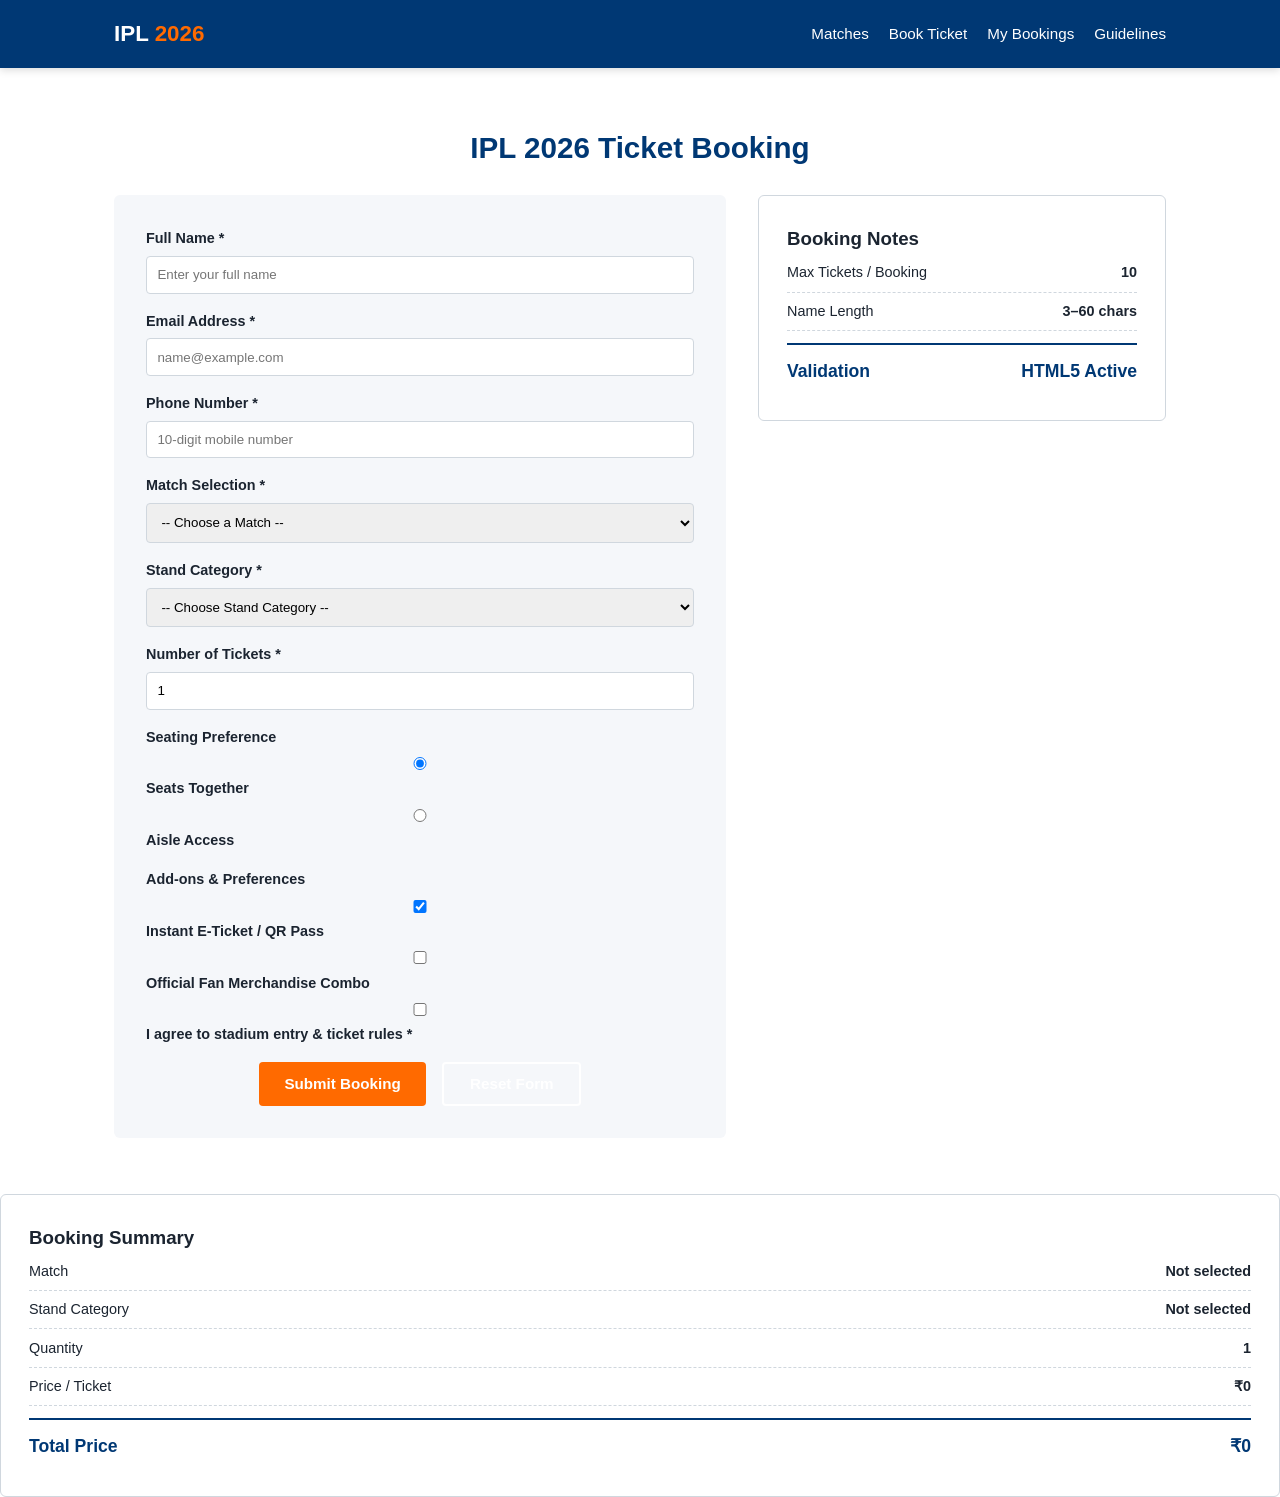
<file: ipl-ticket-booking/booking.html>
<!DOCTYPE html>
<html lang="en">
<head>
  <meta charset="UTF-8" />
  <meta name="viewport" content="width=device-width, initial-scale=1.0" />
  <title>Book Tickets | TATA IPL 2026</title>
  <link rel="stylesheet" href="styles.css" />
</head>
<body>
  <header>
    <nav>
      <a href="index.html" class="brand">IPL <span>2026</span></a>
      <ul>
        <li><a href="index.html#matches">Matches</a></li>
        <li><a href="booking.html">Book Ticket</a></li>
        <li><a href="index.html#bookings">My Bookings</a></li>
        <li><a href="index.html#guidelines">Guidelines</a></li>
      </ul>
    </nav>
  </header>

  <section id="booking">
    <h1 class="section-title">IPL 2026 Ticket Booking</h1>

    <div class="booking-wrapper">
      <form id="booking-form" class="booking-form" action="#" method="post">
        <div class="field">
          <label for="fullName">Full Name *</label>
          <input
            type="text"
            id="fullName"
            name="fullName"
            placeholder="Enter your full name"
            minlength="3"
            maxlength="60"
            required
          />
        </div>

        <div class="field">
          <label for="email">Email Address *</label>
          <input
            type="email"
            id="email"
            name="email"
            placeholder="name@example.com"
            maxlength="100"
            required
          />
        </div>

        <div class="field">
          <label for="phone">Phone Number *</label>
          <input
            type="tel"
            id="phone"
            name="phone"
            placeholder="10-digit mobile number"
            minlength="10"
            maxlength="15"
            pattern="[0-9]{10,15}"
            title="Enter a valid 10-digit phone number"
            required
          />
        </div>

        <div class="field">
          <label for="matchSelect">Match Selection *</label>
          <select id="matchSelect" name="matchSelect" required>
            <option value="">-- Choose a Match --</option>
            <option value="RCB vs CSK - M. Chinnaswamy Stadium">RCB vs CSK — M. Chinnaswamy Stadium, Bengaluru</option>
            <option value="MI vs KKR - Wankhede Stadium">MI vs KKR — Wankhede Stadium, Mumbai</option>
            <option value="CSK vs MI - M. A. Chidambaram Stadium">CSK vs MI — M. A. Chidambaram Stadium, Chennai</option>
            <option value="KKR vs RCB - Eden Gardens">KKR vs RCB — Eden Gardens, Kolkata</option>
          </select>
        </div>

        <div class="field">
          <label for="standCategory">Stand Category *</label>
          <select id="standCategory" name="standCategory" required>
            <option value="">-- Choose Stand Category --</option>
            <option value="General Stand">General Stand</option>
            <option value="Pavilion Terrace">Pavilion Terrace</option>
            <option value="Club House">Club House</option>
            <option value="VIP Hospitality Box">VIP Hospitality Box</option>
          </select>
        </div>

        <div class="field">
          <label for="ticketCount">Number of Tickets *</label>
          <input
            type="number"
            id="ticketCount"
            name="ticketCount"
            min="1"
            max="10"
            value="1"
            required
          />
        </div>

        <div class="field">
          <label>Seating Preference</label>
          <label><input type="radio" name="seatingPref" value="Together" checked /> Seats Together</label>
          <label><input type="radio" name="seatingPref" value="Aisle" /> Aisle Access</label>
        </div>

        <div class="field">
          <label>Add-ons & Preferences</label>
          <label><input type="checkbox" name="addons" value="Digital Pass" checked /> Instant E-Ticket / QR Pass</label>
          <label><input type="checkbox" name="addons" value="Fan Jersey" /> Official Fan Merchandise Combo</label>
          <label><input type="checkbox" name="terms" required /> I agree to stadium entry & ticket rules *</label>
        </div>

        <div class="btn-group">
          <button type="submit" class="btn btn-primary">Submit Booking</button>
          <button type="reset" class="btn btn-secondary">Reset Form</button>
        </div>
      </form>

      <aside class="summary-box">
        <h3>Booking Notes</h3>
        <div class="summary-line">
          <span>Max Tickets / Booking</span>
          <strong>10</strong>
        </div>
        <div class="summary-line">
          <span>Name Length</span>
          <strong>3–60 chars</strong>
        </div>
        <div class="summary-line grand-total">
          <span>Validation</span>
          <span>HTML5 Active</span>
        </div>
      </aside>
    </div>
  </section>

  <script src="app.js"></script>
</body>
</html>
<aside id="booking-summary" class="summary-box">
  <h3>Booking Summary</h3>
  <div class="summary-line">
    <span>Match</span>
    <strong id="summary-match">Not selected</strong>
  </div>
  <div class="summary-line">
    <span>Stand Category</span>
    <strong id="summary-stand">Not selected</strong>
  </div>
  <div class="summary-line">
    <span>Quantity</span>
    <strong id="summary-qty">0</strong>
  </div>
  <div class="summary-line">
    <span>Price / Ticket</span>
    <strong id="summary-unit-price">₹0</strong>
  </div>
  <div class="summary-line grand-total">
    <span>Total Price</span>
    <strong id="summary-total">₹0</strong>
  </div>
</aside>
</file>
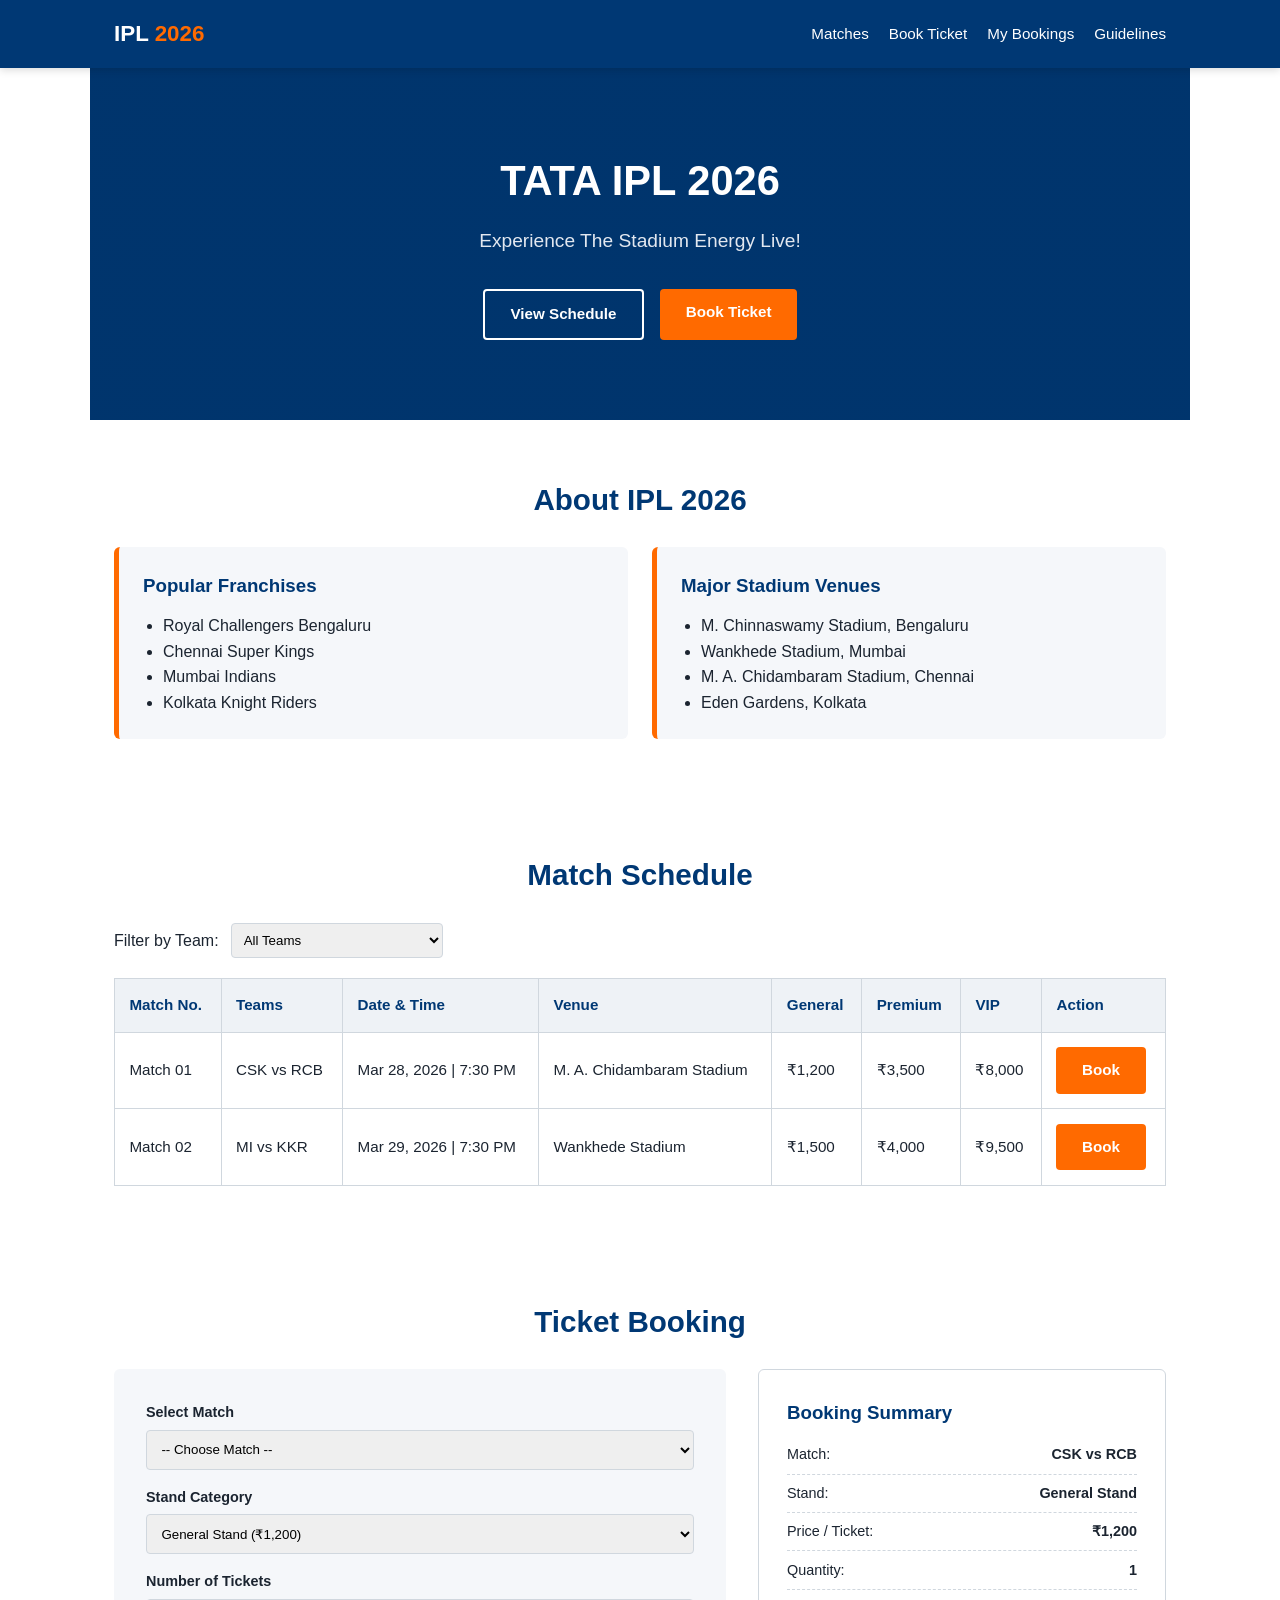
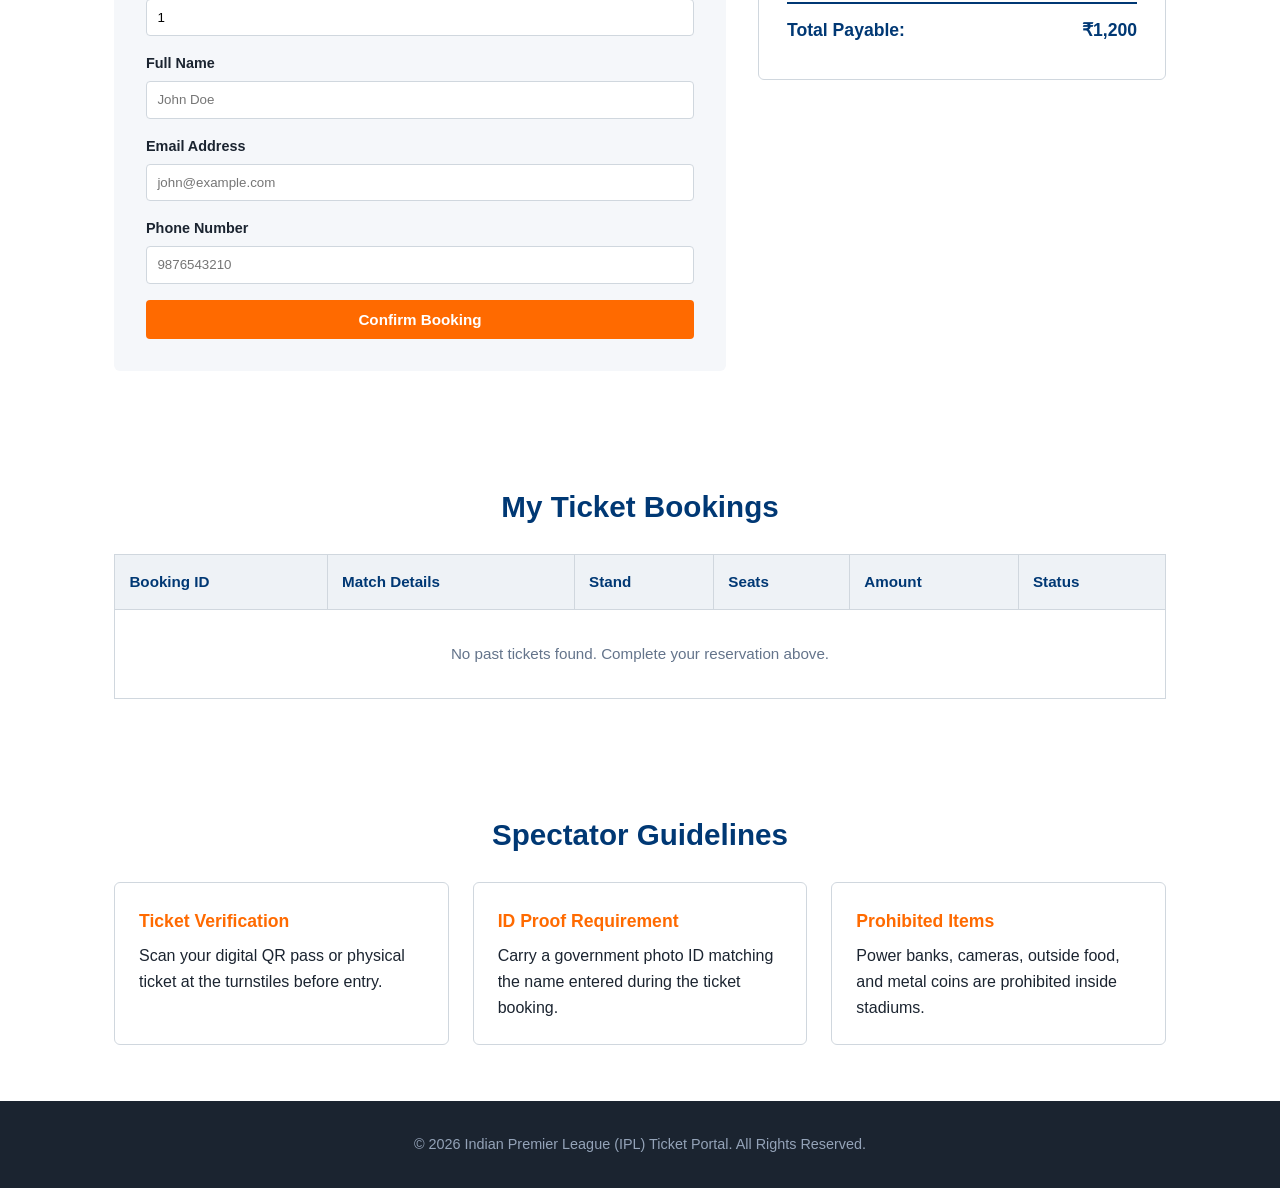
<file: webappp/web app.html>
<!DOCTYPE html>
<html lang="en">
<head>
  <meta charset="UTF-8">
  <meta name="viewport" content="width=device-width, initial-scale=1.0">
  <title>IPL 2026 | Official Stadium Ticket Portal</title>
  <style>
    :root {
      --primary: #003874;
      --accent: #ff6a00;
      --dark: #1b2430;
      --light-bg: #f5f7fa;
      --border: #d0d7de;
    }
    * { box-sizing: border-box; margin: 0; padding: 0; scroll-behavior: smooth; font-family: -apple-system, BlinkMacSystemFont, "Segoe UI", Roboto, sans-serif; }
    body { background-color: #ffffff; color: var(--dark); line-height: 1.6; }
    header { background-color: var(--primary); position: sticky; top: 0; z-index: 100; box-shadow: 0 2px 8px rgba(0,0,0,0.15); }
    nav { max-width: 1100px; margin: auto; display: flex; justify-content: space-between; align-items: center; padding: 1rem 1.5rem; }
    .brand { font-size: 1.4rem; font-weight: 800; color: #fff; text-decoration: none; }
    .brand span { color: var(--accent); }
    nav ul { display: flex; list-style: none; gap: 1.25rem; }
    nav a { color: #fff; text-decoration: none; font-weight: 500; font-size: 0.95rem; }
    nav a:hover { color: var(--accent); }
    section { max-width: 1100px; margin: auto; padding: 3.5rem 1.5rem; }
    .section-title { font-size: 1.85rem; margin-bottom: 1.5rem; text-align: center; color: var(--primary); }
    .hero { background: linear-gradient(rgba(0,56,116,0.85), rgba(0,56,116,0.85)), #002244; color: #fff; text-align: center; padding: 5rem 1.5rem; }
    .hero h1 { font-size: 2.6rem; margin-bottom: 0.75rem; }
    .hero p { font-size: 1.2rem; margin-bottom: 2rem; color: #e2e8f0; }
    .btn-group { display: flex; gap: 1rem; justify-content: center; }
    .btn { display: inline-block; padding: 0.7rem 1.6rem; border-radius: 4px; text-decoration: none; font-weight: 600; cursor: pointer; border: none; font-size: 0.95rem; }
    .btn-primary { background: var(--accent); color: #fff; }
    .btn-secondary { background: transparent; color: #fff; border: 2px solid #fff; }
    .about-cards { display: grid; grid-template-columns: repeat(auto-fit, minmax(280px, 1fr)); gap: 1.5rem; }
    .info-card { background: var(--light-bg); padding: 1.5rem; border-radius: 6px; border-left: 5px solid var(--accent); }
    .info-card h3 { margin-bottom: 0.75rem; color: var(--primary); }
    .info-card ul { margin-left: 1.25rem; }
    .filter-bar { margin-bottom: 1.25rem; display: flex; align-items: center; gap: 0.75rem; }
    .filter-bar select { padding: 0.5rem; border-radius: 4px; border: 1px solid var(--border); }
    .table-container { overflow-x: auto; }
    table { width: 100%; border-collapse: collapse; text-align: left; background: #fff; }
    th, td { padding: 0.9rem; border: 1px solid var(--border); font-size: 0.95rem; }
    th { background: #eef2f6; color: var(--primary); }
    .booking-wrapper { display: grid; grid-template-columns: 3fr 2fr; gap: 2rem; align-items: start; }
    .booking-form { background: var(--light-bg); padding: 2rem; border-radius: 6px; }
    .field { margin-bottom: 1rem; }
    .field label { display: block; font-weight: 600; font-size: 0.9rem; margin-bottom: 0.35rem; }
    .field input, .field select { width: 100%; padding: 0.65rem; border: 1px solid var(--border); border-radius: 4px; }
    .summary-box { border: 1px solid var(--border); border-radius: 6px; padding: 1.75rem; background: #fff; }
    .summary-line { display: flex; justify-content: space-between; padding: 0.45rem 0; border-bottom: 1px dashed var(--border); font-size: 0.9rem; }
    .summary-line.grand-total { border-top: 2px solid var(--primary); border-bottom: none; font-size: 1.1rem; font-weight: 700; color: var(--primary); margin-top: 0.75rem; padding-top: 0.75rem; }
    .guideline-items { display: grid; grid-template-columns: repeat(auto-fit, minmax(260px, 1fr)); gap: 1.5rem; }
    .rule-card { padding: 1.5rem; border-radius: 6px; border: 1px solid var(--border); background: #fff; }
    .rule-card h4 { color: var(--accent); margin-bottom: 0.5rem; font-size: 1.1rem; }
    footer { background: var(--dark); color: #94a3b8; text-align: center; padding: 2rem 1rem; font-size: 0.9rem; }
    @media (max-width: 768px) { .booking-wrapper { grid-template-columns: 1fr; } }
  </style>
</head>
<body>

  <!-- Navigation Bar -->
  <header>
    <nav>
      <a href="#" class="brand">IPL <span>2026</span></a>
      <ul>
        <li><a href="#matches">Matches</a></li>
        <li><a href="#book-ticket">Book Ticket</a></li>
        <li><a href="#my-bookings">My Bookings</a></li>
        <li><a href="#guidelines">Guidelines</a></li>
      </ul>
    </nav>
  </header>

  <main>
    <!-- Hero / Banner Section -->
    <section class="hero">
      <h1>TATA IPL 2026</h1>
      <p>Experience The Stadium Energy Live!</p>
      <div class="btn-group">
        <a href="#matches" class="btn btn-secondary">View Schedule</a>
        <a href="#book-ticket" class="btn btn-primary">Book Ticket</a>
      </div>
    </section>

    <!-- About IPL 2026 Section -->
    <section id="about">
      <h2 class="section-title">About IPL 2026</h2>
      <div class="about-cards">
        <article class="info-card">
          <h3>Popular Franchises</h3>
          <ul>
            <li>Royal Challengers Bengaluru</li>
            <li>Chennai Super Kings</li>
            <li>Mumbai Indians</li>
            <li>Kolkata Knight Riders</li>
          </ul>
        </article>
        <article class="info-card">
          <h3>Major Stadium Venues</h3>
          <ul>
            <li>M. Chinnaswamy Stadium, Bengaluru</li>
            <li>Wankhede Stadium, Mumbai</li>
            <li>M. A. Chidambaram Stadium, Chennai</li>
            <li>Eden Gardens, Kolkata</li>
          </ul>
        </article>
      </div>
    </section>

    <!-- Match Schedule Section -->
    <section id="matches">
      <h2 class="section-title">Match Schedule</h2>
      <div class="filter-bar">
        <label for="filter-team">Filter by Team:</label>
        <select id="filter-team" name="filter-team">
          <option value="all">All Teams</option>
          <option value="rcb">Royal Challengers Bengaluru</option>
          <option value="csk">Chennai Super Kings</option>
          <option value="mi">Mumbai Indians</option>
        </select>
      </div>
      <div class="table-container">
        <table>
          <thead>
            <tr>
              <th>Match No.</th>
              <th>Teams</th>
              <th>Date &amp; Time</th>
              <th>Venue</th>
              <th>General</th>
              <th>Premium</th>
              <th>VIP</th>
              <th>Action</th>
            </tr>
          </thead>
          <tbody>
            <tr>
              <td>Match 01</td>
              <td>CSK vs RCB</td>
              <td>Mar 28, 2026 | 7:30 PM</td>
              <td>M. A. Chidambaram Stadium</td>
              <td>₹1,200</td>
              <td>₹3,500</td>
              <td>₹8,000</td>
              <td><a href="#book-ticket" class="btn btn-primary">Book</a></td>
            </tr>
            <tr>
              <td>Match 02</td>
              <td>MI vs KKR</td>
              <td>Mar 29, 2026 | 7:30 PM</td>
              <td>Wankhede Stadium</td>
              <td>₹1,500</td>
              <td>₹4,000</td>
              <td>₹9,500</td>
              <td><a href="#book-ticket" class="btn btn-primary">Book</a></td>
            </tr>
          </tbody>
        </table>
      </div>
    </section>

    <!-- Ticket Booking Form & Summary Section -->
    <section id="book-ticket">
      <h2 class="section-title">Ticket Booking</h2>
      <div class="booking-wrapper">
        <form class="booking-form" action="#" method="POST">
          <div class="field">
            <label for="select-match">Select Match</label>
            <select id="select-match" name="match" required>
              <option value="">-- Choose Match --</option>
              <option value="1">Match 01: CSK vs RCB</option>
              <option value="2">Match 02: MI vs KKR</option>
            </select>
          </div>
          <div class="field">
            <label for="stand-type">Stand Category</label>
            <select id="stand-type" name="stand" required>
              <option value="gen">General Stand (₹1,200)</option>
              <option value="prem">Premium Stand (₹3,500)</option>
              <option value="vip">VIP Lounge (₹8,000)</option>
            </select>
          </div>
          <div class="field">
            <label for="ticket-count">Number of Tickets</label>
            <input type="number" id="ticket-count" name="quantity" min="1" max="6" value="1" required>
          </div>
          <div class="field">
            <label for="full-name">Full Name</label>
            <input type="text" id="full-name" name="name" placeholder="John Doe" required>
          </div>
          <div class="field">
            <label for="email-addr">Email Address</label>
            <input type="email" id="email-addr" name="email" placeholder="john@example.com" required>
          </div>
          <div class="field">
            <label for="phone-no">Phone Number</label>
            <input type="tel" id="phone-no" name="phone" placeholder="9876543210" required>
          </div>
          <button type="submit" class="btn btn-primary" style="width: 100%;">Confirm Booking</button>
        </form>
        <aside class="summary-box">
          <h3 style="margin-bottom: 0.5rem; color: var(--primary);">Booking Summary</h3>
          <div class="summary-line"><span>Match:</span><strong>CSK vs RCB</strong></div>
          <div class="summary-line"><span>Stand:</span><strong>General Stand</strong></div>
          <div class="summary-line"><span>Price / Ticket:</span><strong>₹1,200</strong></div>
          <div class="summary-line"><span>Quantity:</span><strong>1</strong></div>
          <div class="summary-line grand-total"><span>Total Payable:</span><strong>₹1,200</strong></div>
        </aside>
      </div>
    </section>

    <!-- My Bookings Section -->
    <section id="my-bookings">
      <h2 class="section-title">My Ticket Bookings</h2>
      <div class="table-container">
        <table>
          <thead>
            <tr>
              <th>Booking ID</th>
              <th>Match Details</th>
              <th>Stand</th>
              <th>Seats</th>
              <th>Amount</th>
              <th>Status</th>
            </tr>
          </thead>
          <tbody>
            <tr>
              <td colspan="6" style="text-align: center; color: #64748b; padding: 2rem;">No past tickets found. Complete your reservation above.</td>
            </tr>
          </tbody>
        </table>
      </div>
    </section>

    <!-- Guidelines Section -->
    <section id="guidelines">
      <h2 class="section-title">Spectator Guidelines</h2>
      <div class="guideline-items">
        <article class="rule-card">
          <h4>Ticket Verification</h4>
          <p>Scan your digital QR pass or physical ticket at the turnstiles before entry.</p>
        </article>
        <article class="rule-card">
          <h4>ID Proof Requirement</h4>
          <p>Carry a government photo ID matching the name entered during the ticket booking.</p>
        </article>
        <article class="rule-card">
          <h4>Prohibited Items</h4>
          <p>Power banks, cameras, outside food, and metal coins are prohibited inside stadiums.</p>
        </article>
      </div>
    </section>
  </main>

  <!-- Footer -->
  <footer>
    <p>&copy; 2026 Indian Premier League (IPL) Ticket Portal. All Rights Reserved.</p>
  </footer>

</body>
</html>
</file>
<file: ipl-ticket-booking/styles.css>
:root {

      --primary: #003874;
      --accent: #ff6a00;
      --dark: #1b2430;
      --light-bg: #f5f7fa;
      --border: #d0d7de;
    }
    * { box-sizing: border-box; margin: 0; padding: 0; scroll-behavior: smooth; font-family: -apple-system, BlinkMacSystemFont, "Segoe UI", Roboto, sans-serif; }
    body { background-color: #ffffff; color: var(--dark); line-height: 1.6; }
    header { background-color: var(--primary); position: sticky; top: 0; z-index: 100; box-shadow: 0 2px 8px rgba(0,0,0,0.15); }
    nav { max-width: 1100px; margin: auto; display: flex; justify-content: space-between; align-items: center; padding: 1rem 1.5rem; }
    .brand { font-size: 1.4rem; font-weight: 800; color: #fff; text-decoration: none; }
    .brand span { color: var(--accent); }
    nav ul { display: flex; list-style: none; gap: 1.25rem; }
    nav a { color: #fff; text-decoration: none; font-weight: 500; font-size: 0.95rem; }
    nav a:hover { color: var(--accent); }
    section { max-width: 1100px; margin: auto; padding: 3.5rem 1.5rem; }
    .section-title { font-size: 1.85rem; margin-bottom: 1.5rem; text-align: center; color: var(--primary); }
    .hero { background: linear-gradient(rgba(0,56,116,0.85), rgba(0,56,116,0.85)), #002244; color: #fff; text-align: center; padding: 5rem 1.5rem; }
    .hero h1 { font-size: 2.6rem; margin-bottom: 0.75rem; }
    .hero p { font-size: 1.2rem; margin-bottom: 2rem; color: #e2e8f0; }
    .btn-group { display: flex; gap: 1rem; justify-content: center; }
    .btn { display: inline-block; padding: 0.7rem 1.6rem; border-radius: 4px; text-decoration: none; font-weight: 600; cursor: pointer; border: none; font-size: 0.95rem; }
    .btn-primary { background: var(--accent); color: #fff; }
    .btn-secondary { background: transparent; color: #fff; border: 2px solid #fff; }
    .about-cards { display: grid; grid-template-columns: repeat(auto-fit, minmax(280px, 1fr)); gap: 1.5rem; }
    .info-card { background: var(--light-bg); padding: 1.5rem; border-radius: 6px; border-left: 5px solid var(--accent); }
    .info-card h3 { margin-bottom: 0.75rem; color: var(--primary); }
    .info-card ul { margin-left: 1.25rem; }
    .filter-bar { margin-bottom: 1.25rem; display: flex; align-items: center; gap: 0.75rem; }
    .filter-bar select { padding: 0.5rem; border-radius: 4px; border: 1px solid var(--border); }
    .table-container { overflow-x: auto; }
    table { width: 100%; border-collapse: collapse; text-align: left; background: #fff; }
    th, td { padding: 0.9rem; border: 1px solid var(--border); font-size: 0.95rem; }
    th { background: #eef2f6; color: var(--primary); }
    .booking-wrapper { display: grid; grid-template-columns: 3fr 2fr; gap: 2rem; align-items: start; }
    .booking-form { background: var(--light-bg); padding: 2rem; border-radius: 6px; }
    .field { margin-bottom: 1rem; }
    .field label { display: block; font-weight: 600; font-size: 0.9rem; margin-bottom: 0.35rem; }
    .field input, .field select { width: 100%; padding: 0.65rem; border: 1px solid var(--border); border-radius: 4px; }
    .summary-box { border: 1px solid var(--border); border-radius: 6px; padding: 1.75rem; background: #fff; }
    .summary-line { display: flex; justify-content: space-between; padding: 0.45rem 0; border-bottom: 1px dashed var(--border); font-size: 0.9rem; }
    .summary-line.grand-total { border-top: 2px solid var(--primary); border-bottom: none; font-size: 1.1rem; font-weight: 700; color: var(--primary); margin-top: 0.75rem; padding-top: 0.75rem; }
    .guideline-items { display: grid; grid-template-columns: repeat(auto-fit, minmax(260px, 1fr)); gap: 1.5rem; }
    .rule-card { padding: 1.5rem; border-radius: 6px; border: 1px solid var(--border); background: #fff; }
    .rule-card h4 { color: var(--accent); margin-bottom: 0.5rem; font-size: 1.1rem; }
    footer { background: var(--dark); color: #94a3b8; text-align: center; padding: 2rem 1rem; font-size: 0.9rem; }
    @media (max-width: 768px) { .booking-wrapper { grid-template-columns: 1fr; } }
</file>
